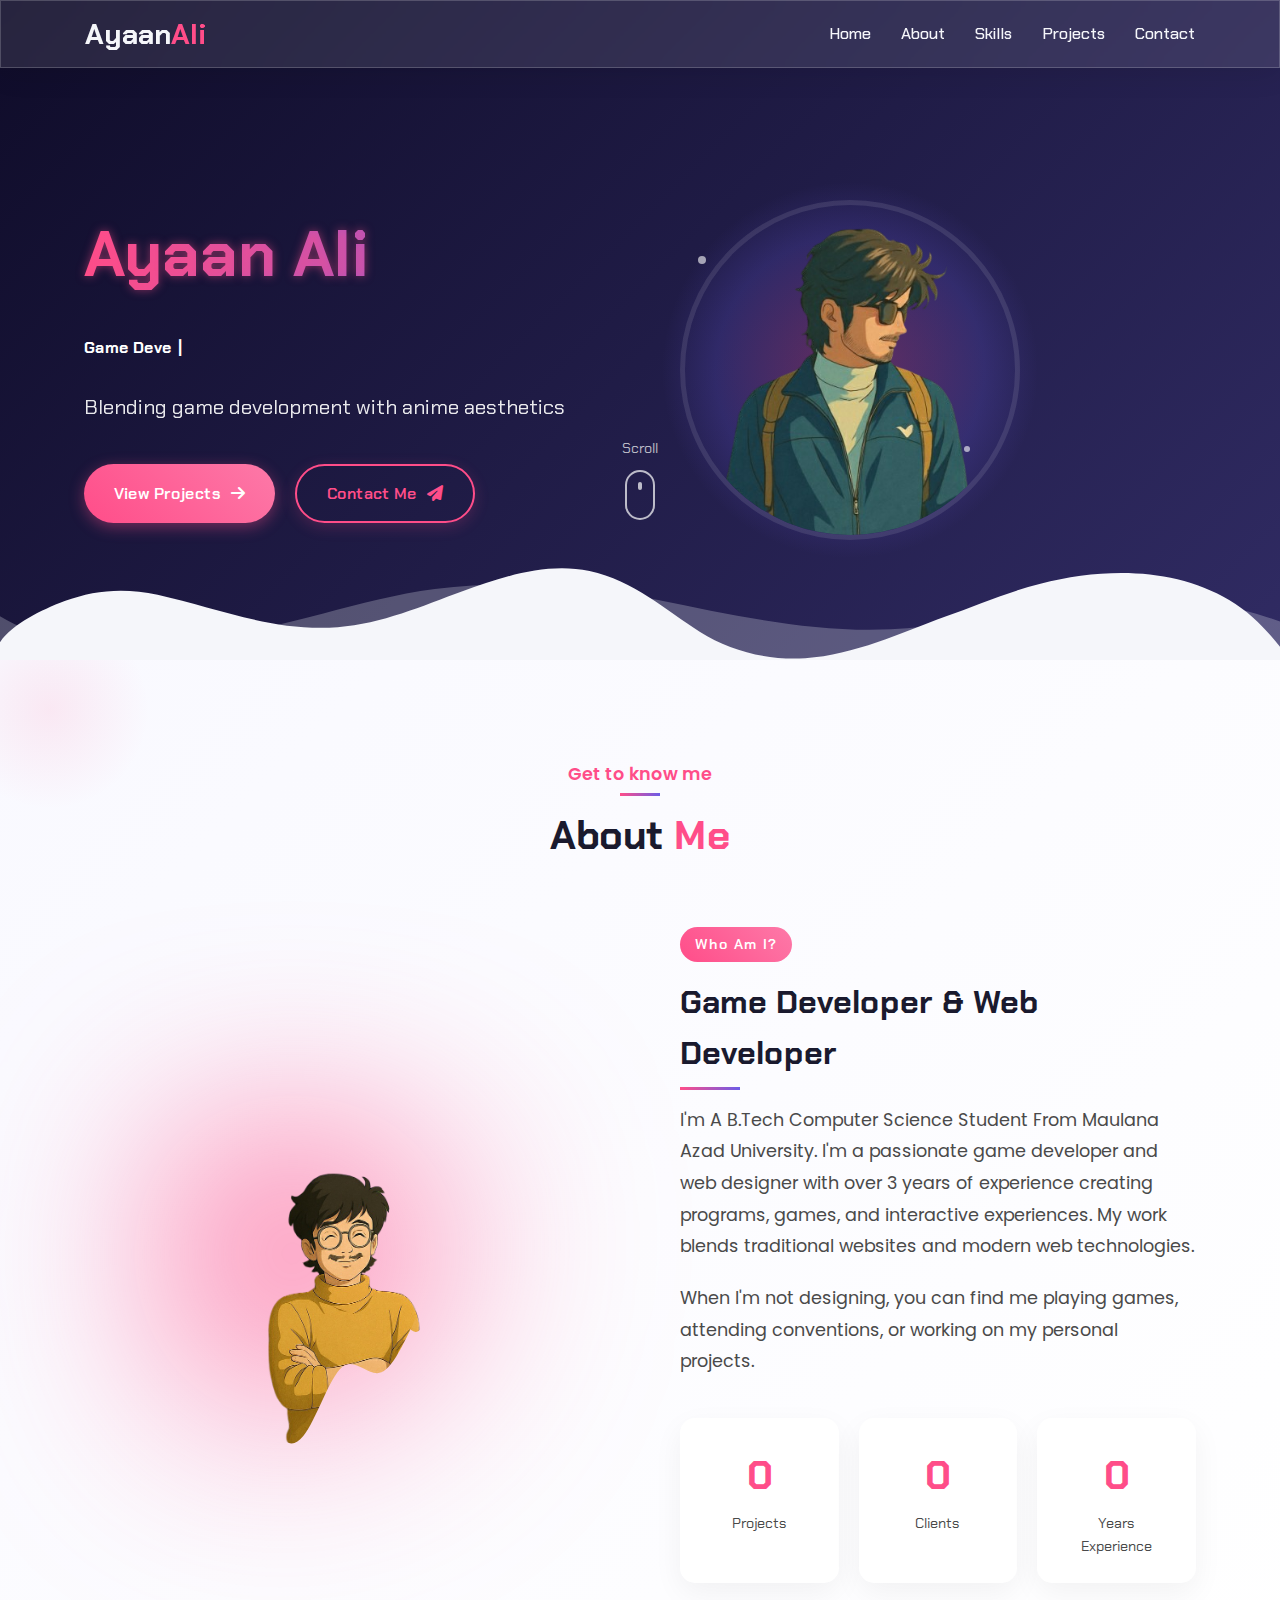
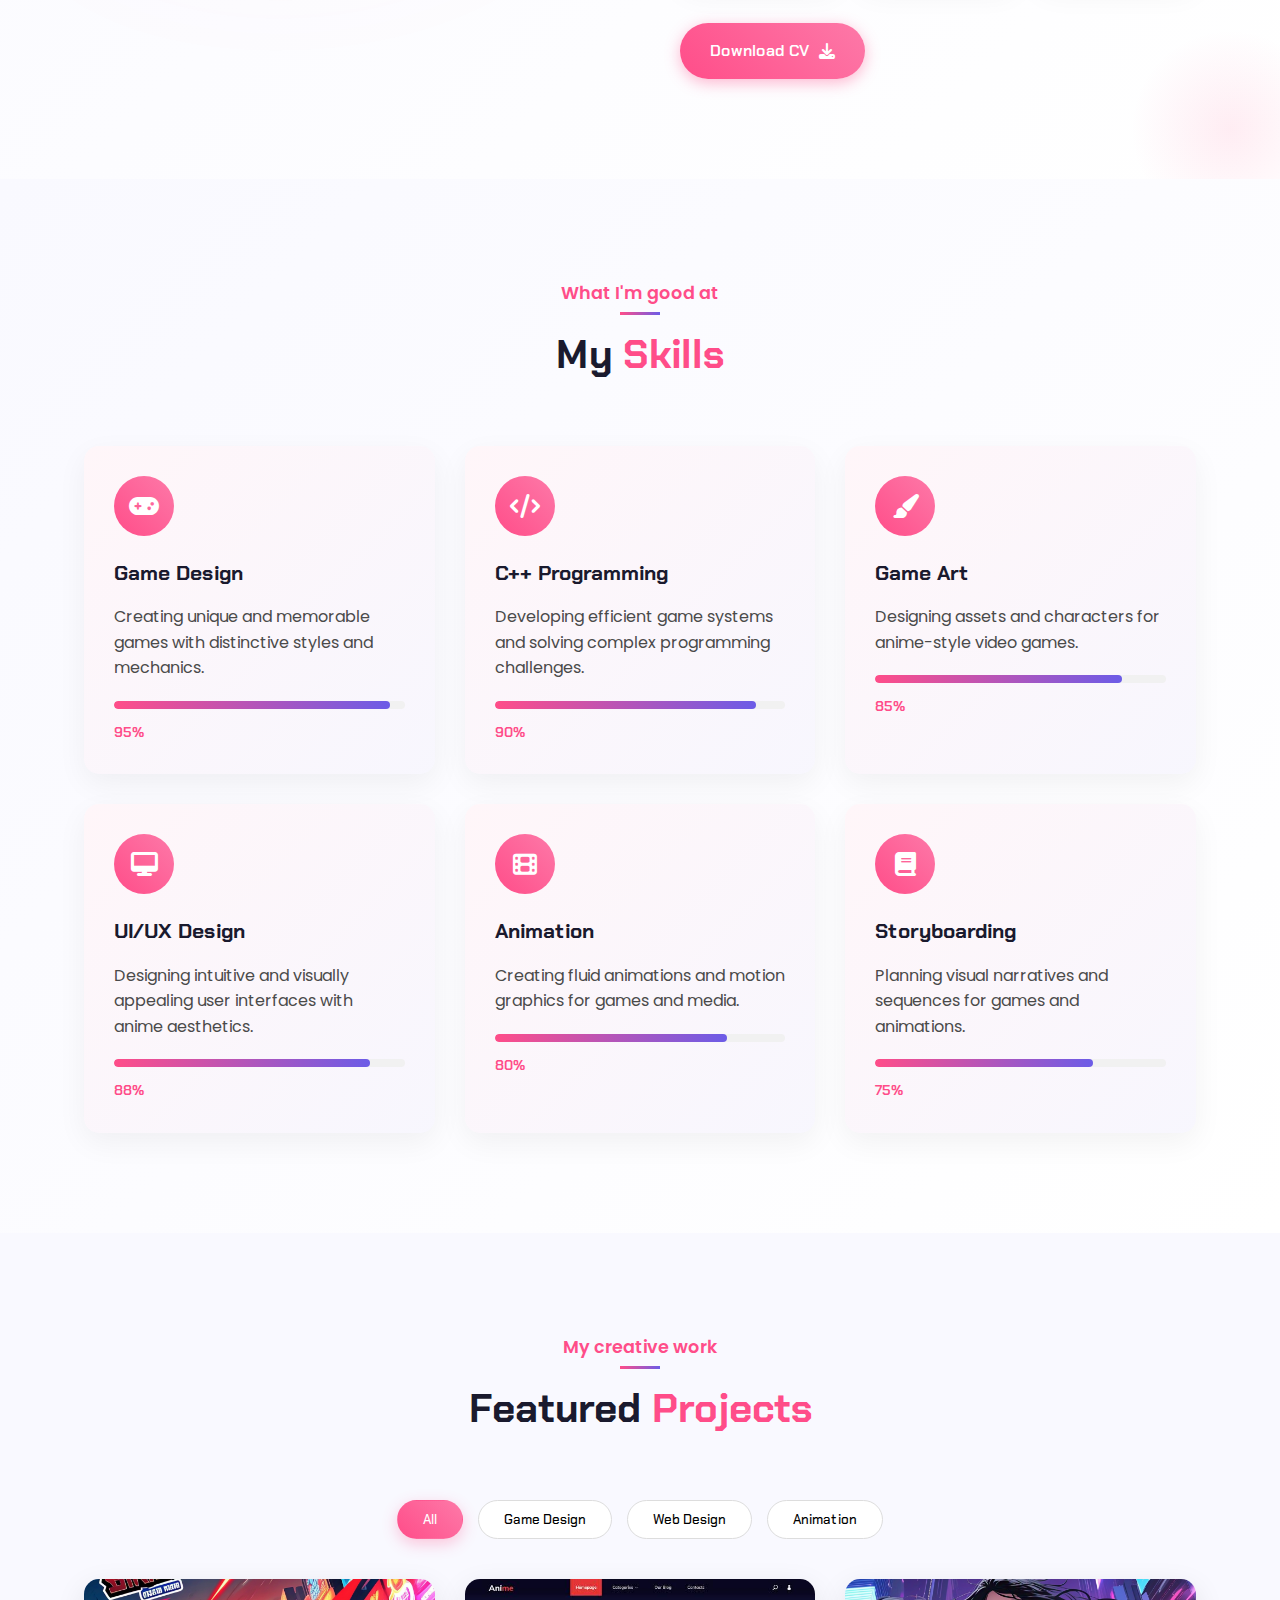
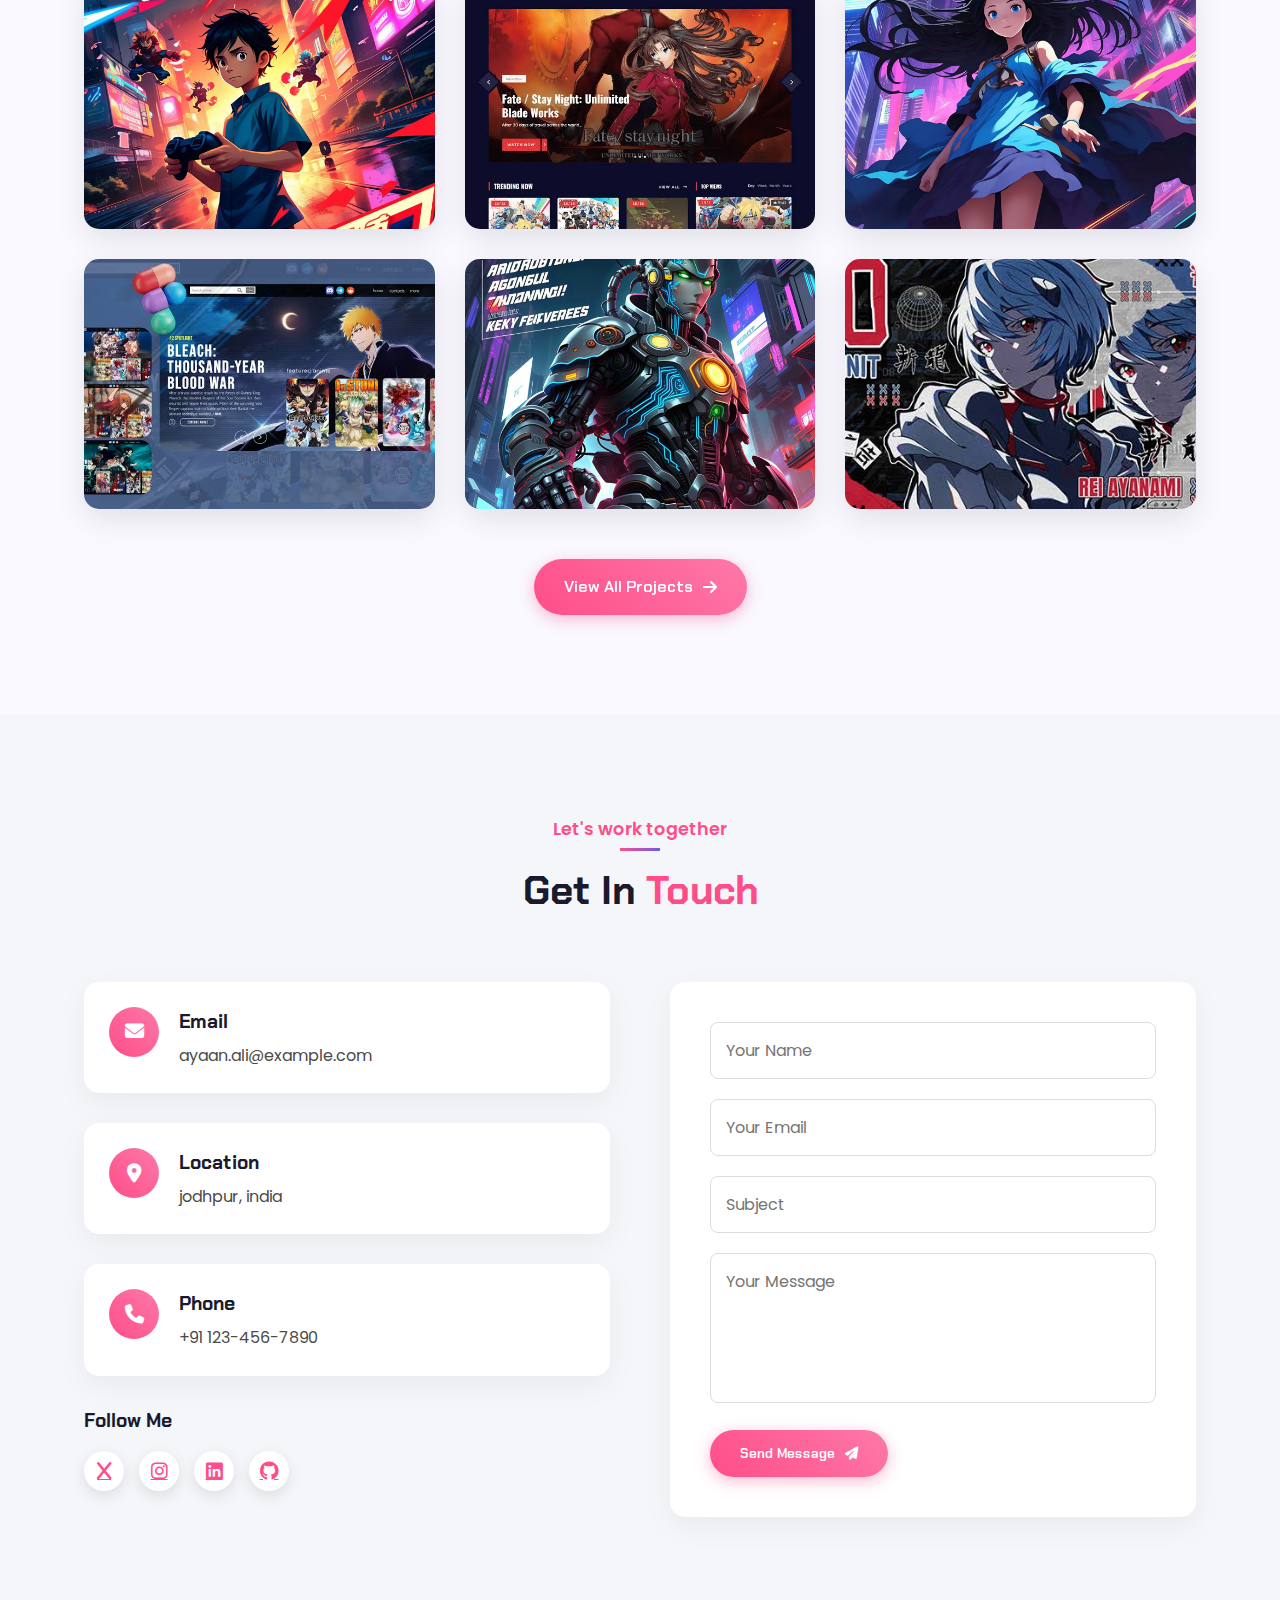
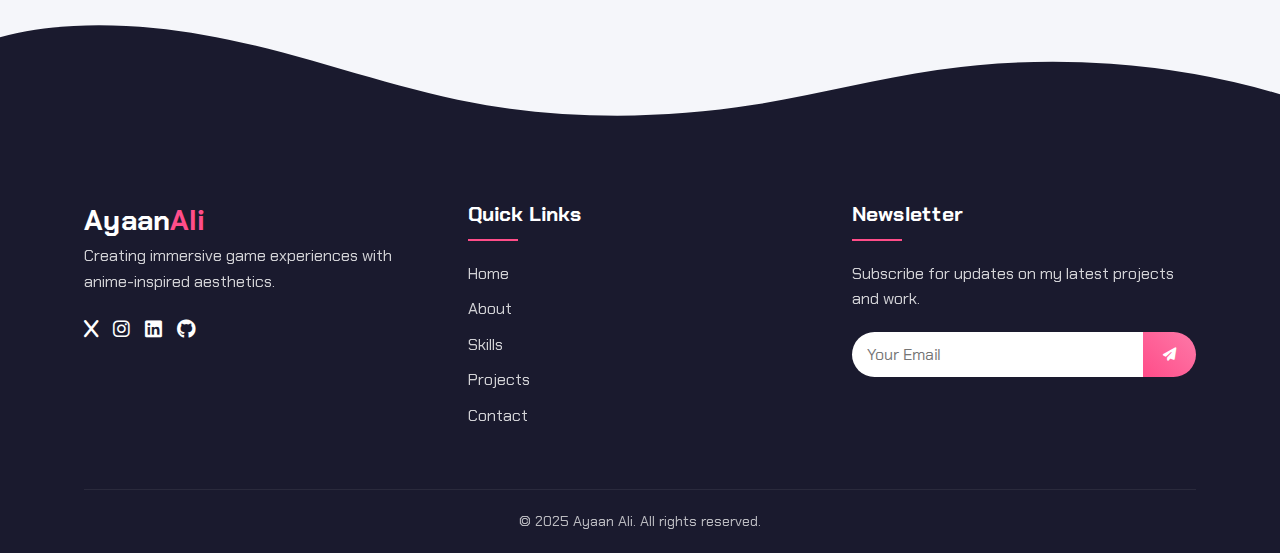
<file: Task 2/index.html>
<!DOCTYPE html>
<html lang="en">
<head>
    <meta charset="UTF-8">
    <meta name="viewport" content="width=device-width, initial-scale=1.0">
    <title>Ayaan Ali - Game Developer Portfolio</title>
    <link href="https://fonts.googleapis.com/css2?family=Chakra+Petch:wght@400;500;600;700&family=Poppins:wght@400;500;600;700&display=swap" rel="stylesheet">
    <link rel="stylesheet" href="https://cdnjs.cloudflare.com/ajax/libs/font-awesome/6.4.0/css/all.min.css">
    <link rel="stylesheet" href="styles.css">
</head>
<body>
    <!-- Navigation -->
    <nav class="navbar">
        <div class="container">
            <a href="#" class="logo">Ayaan<span>Ali</span></a>
            <div class="nav-links">
                <a href="#home">Home</a>
                <a href="#about">About</a>
                <a href="#skills">Skills</a>
                <a href="#projects">Projects</a>
                <a href="#contact">Contact</a>
            </div>
            <div class="hamburger">
                <div class="line"></div>
                <div class="line"></div>
                <div class="line"></div>
            </div>
        </div>
    </nav>

    <!-- Hero Section -->
    <section id="home" class="hero">
        <div class="container">
            <div class="hero-content">
                <div class="hero-text">
                    <h1>
                        <span class="gradient-text">Ayaan Ali</span>
                        <span class="typing-text"></span>
                    </h1>
                    <p class="subtitle">Blending game development with anime aesthetics</p>
                    <div class="hero-buttons">
                        <a href="#projects" class="btn primary">
                            <span>View Projects</span>
                            <i class="fas fa-arrow-right"></i>
                        </a>
                        <a href="#contact" class="btn secondary">
                            <span>Contact Me</span>
                            <i class="fas fa-paper-plane"></i>
                        </a>
                    </div>
                </div>
                <div class="hero-image">
                    <div class="glowing-circle">
                        <div class="image-container">
                            <img src="profile.png" alt="Anime Style Portrait" class="anime-portrait">
                        </div>
                        <div class="circle-glow"></div>
                        <div class="particles">
                            <div class="particle"></div>
                            <div class="particle"></div>
                            <div class="particle"></div>
                            <div class="particle"></div>
                        </div>
                    </div>
                </div>
            </div>
            <div class="scroll-indicator">
                <span>Scroll</span>
                <div class="mouse">
                    <div class="wheel"></div>
                </div>
            </div>
        </div>
        
    </section>

 <!-- About Section -->
<section id="about" class="about">
  <div class="container">
    <div class="section-header">
      <span class="section-subtitle">Get to know me</span>
      <h2 class="section-title">About <span>Me</span></h2>
    </div>
    <div class="about-content">
      <div class="about-image">
        <div class="blob-background"></div>
        <div class="image-wrapper">
          <img src="image.png" alt="About Me" class="about-blob" />
        </div>
      </div>
      <div class="about-text">
        <span class="section-badge">Who Am I?</span>
        <h3>Game Developer & Web Developer</h3>
        <div class="about-description">
          <p>I'm A B.Tech Computer Science Student From Maulana Azad University. I'm a passionate game developer and web designer with over 3 years of experience creating programs, games, and interactive experiences. My work blends traditional websites and modern web technologies.</p>
          <p>When I'm not designing, you can find me playing games, attending conventions, or working on my personal projects.</p>
        </div>
        <div class="about-stats">
          <div class="stat-card">
            <div class="stat-number" data-count="30">0</div>
            <div class="stat-label">Projects</div>
          </div>
          <div class="stat-card">
            <div class="stat-number" data-count="20">0</div>
            <div class="stat-label">Clients</div>
          </div>
          <div class="stat-card">
            <div class="stat-number" data-count="3">0</div>
            <div class="stat-label">Years Experience</div>
          </div>
        </div>
        <a href="#contact" class="btn primary">
          <span>Download CV</span>
          <i class="fas fa-download"></i>
        </a>
      </div>
    </div>
  </div>
</section>


    <!-- Skills Section -->
    <section id="skills" class="skills">
        <div class="container">
            <div class="section-header">
                <span class="section-subtitle">What I'm good at</span>
                <h2 class="section-title">My <span>Skills</span></h2>
            </div>
            <div class="skills-grid">
                <div class="skill-card">
                    <div class="skill-icon">
                        <i class="fas fa-gamepad"></i>
                    </div>
                    <h3>Game Design</h3>
                    <p>Creating unique and memorable games with distinctive styles and mechanics.</p>
                    <div class="skill-bar">
                        <div class="skill-progress" style="width: 95%;"></div>
                    </div>
                    <span class="skill-percent">95%</span>
                </div>
                <div class="skill-card">
                    <div class="skill-icon">
                        <i class="fas fa-code"></i>
                    </div>
                    <h3>C++ Programming</h3>
                    <p>Developing efficient game systems and solving complex programming challenges.</p>
                    <div class="skill-bar">
                        <div class="skill-progress" style="width: 90%;"></div>
                    </div>
                    <span class="skill-percent">90%</span>
                </div>
                <div class="skill-card">
                    <div class="skill-icon">
                        <i class="fas fa-paint-brush"></i>
                    </div>
                    <h3>Game Art</h3>
                    <p>Designing assets and characters for anime-style video games.</p>
                    <div class="skill-bar">
                        <div class="skill-progress" style="width: 85%;"></div>
                    </div>
                    <span class="skill-percent">85%</span>
                </div>
                <div class="skill-card">
                    <div class="skill-icon">
                        <i class="fas fa-desktop"></i>
                    </div>
                    <h3>UI/UX Design</h3>
                    <p>Designing intuitive and visually appealing user interfaces with anime aesthetics.</p>
                    <div class="skill-bar">
                        <div class="skill-progress" style="width: 88%;"></div>
                    </div>
                    <span class="skill-percent">88%</span>
                </div>
                <div class="skill-card">
                    <div class="skill-icon">
                        <i class="fas fa-film"></i>
                    </div>
                    <h3>Animation</h3>
                    <p>Creating fluid animations and motion graphics for games and media.</p>
                    <div class="skill-bar">
                        <div class="skill-progress" style="width: 80%;"></div>
                    </div>
                    <span class="skill-percent">80%</span>
                </div>
                <div class="skill-card">
                    <div class="skill-icon">
                        <i class="fas fa-book"></i>
                    </div>
                    <h3>Storyboarding</h3>
                    <p>Planning visual narratives and sequences for games and animations.</p>
                    <div class="skill-bar">
                        <div class="skill-progress" style="width: 75%;"></div>
                    </div>
                    <span class="skill-percent">75%</span>
                </div>
            </div>
        </div>
    </section>

    <!-- Projects Section -->
    <section id="projects" class="projects">
        <div class="container">
            <div class="section-header">
                <span class="section-subtitle">My creative work</span>
                <h2 class="section-title">Featured <span>Projects</span></h2>
            </div>
            <div class="projects-filter">
                <button class="filter-btn active" data-filter="all">All</button>
                <button class="filter-btn" data-filter="game">Game Design</button>
                <button class="filter-btn" data-filter="web">Web Design</button>
                <button class="filter-btn" data-filter="animation">Animation</button>
            </div>
            <div class="projects-grid">
                <div class="project-card" data-category="game">
                    <img src="project-1.jpg" alt="Anime Game Project">
                    <div class="project-overlay">
                        <div class="project-info">
                            <h3>Anime RPG Game</h3>
                            <p>A fully-featured anime-style role-playing game</p>
                            <div class="project-tags">
                                <span>C++</span>
                                <span>Unity</span>
                                <span>2D Art</span>
                            </div>
                        </div>
                        <a href="#" class="project-link">
                            <i class="fas fa-external-link-alt"></i>
                        </a>
                    </div>
                </div>
                <div class="project-card" data-category="web">
                    <img src="project2.jpeg" alt="Anime Streaming Site">
                    <div class="project-overlay">
                        <div class="project-info">
                            <h3>Anime Streaming Platform</h3>
                            <p>UI/UX design for anime streaming service</p>
                            <div class="project-tags">
                                <span>UI Design</span>
                                <span>Figma</span>
                                <span>Prototyping</span>
                            </div>
                        </div>
                        <a href="#" class="project-link">
                            <i class="fas fa-external-link-alt"></i>
                        </a>
                    </div>
                </div>
                <div class="project-card" data-category="animation">
                    <img src="project3.jpg" alt="Short Anime Film">
                    <div class="project-overlay">
                        <div class="project-info">
                            <h3>Short Anime Film</h3>
                            <p>2D animation project with original characters</p>
                            <div class="project-tags">
                                <span>Animation</span>
                                <span>Storyboarding</span>
                                <span>After Effects</span>
                            </div>
                        </div>
                        <a href="#" class="project-link">
                            <i class="fas fa-external-link-alt"></i>
                        </a>
                    </div>
                </div>
                <div class="project-card" data-category="web">
                    <img src="project4.jpeg" alt="Anime Portfolio Design">
                    <div class="project-overlay">
                        <div class="project-info">
                            <h3>Anime Portfolio Template</h3>
                            <p>Responsive portfolio template for artists</p>
                            <div class="project-tags">
                                <span>HTML/CSS</span>
                                <span>JavaScript</span>
                                <span>Responsive</span>
                            </div>
                        </div>
                        <a href="#" class="project-link">
                            <i class="fas fa-external-link-alt"></i>
                        </a>
                    </div>
                </div>
                <div class="project-card" data-category="game">
                    <img src="project5.jpg" alt="Anime Mobile Game">
                    <div class="project-overlay">
                        <div class="project-info">
                            <h3>Anime Mobile Game</h3>
                            <p>Character collection mobile game</p>
                            <div class="project-tags">
                                <span>Unity</span>
                                <span>C#</span>
                                <span>Mobile</span>
                            </div>
                        </div>
                        <a href="#" class="project-link">
                            <i class="fas fa-external-link-alt"></i>
                        </a>
                    </div>
                </div>
                <div class="project-card" data-category="animation">
                    <img src="project6.jpeg" alt="Motion Graphics">
                    <div class="project-overlay">
                        <div class="project-info">
                            <h3>Anime Motion Graphics</h3>
                            <p>Title sequence for anime series</p>
                            <div class="project-tags">
                                <span>After Effects</span>
                                <span>Motion Design</span>
                                <span>Typography</span>
                            </div>
                        </div>
                        <a href="#" class="project-link">
                            <i class="fas fa-external-link-alt"></i>
                        </a>
                    </div>
                </div>
            </div>
            <div class="projects-cta">
                <a href="#" class="btn primary">
                    <span>View All Projects</span>
                    <i class="fas fa-arrow-right"></i>
                </a>
            </div>
        </div>
    </section>

    <!-- Contact Section -->
    <section id="contact" class="contact">
        <div class="container">
            <div class="section-header">
                <span class="section-subtitle">Let's work together</span>
                <h2 class="section-title">Get In <span>Touch</span></h2>
            </div>
            <div class="contact-content">
                <div class="contact-info">
                    <div class="info-card">
                        <div class="info-icon">
                            <i class="fas fa-envelope"></i>
                        </div>
                        <div class="info-text">
                            <h3>Email</h3>
                            <p>ayaan.ali@example.com</p>
                        </div>
                    </div>
                    <div class="info-card">
                        <div class="info-icon">
                            <i class="fas fa-map-marker-alt"></i>
                        </div>
                        <div class="info-text">
                            <h3>Location</h3>
                            <p>jodhpur, india</p>
                        </div>
                    </div>
                    <div class="info-card">
                        <div class="info-icon">
                            <i class="fas fa-phone"></i>
                        </div>
                        <div class="info-text">
                            <h3>Phone</h3>
                            <p>+91 123-456-7890</p>
                        </div>
                    </div>
                    <div class="contact-social">
                        <h3>Follow Me</h3>
                        <div class="social-icons">
                            <a href="#" class="social-icon">
                                <i class="fab fa-x"></i>
                            </a>
                            <a href="#" class="social-icon">
                                <i class="fab fa-instagram"></i>
                            </a>
                            <a href="#" class="social-icon">
                                <i class="fab fa-linkedin"></i>
                            </a>
                            <a href="#" class="social-icon">
                                <i class="fab fa-github"></i>
                            </a>
                        </div>
                    </div>
                </div>
                <form class="contact-form">
                    <div class="form-group">
                        <input type="text" placeholder="Your Name" required>
                    </div>
                    <div class="form-group">
                        <input type="email" placeholder="Your Email" required>
                    </div>
                    <div class="form-group">
                        <input type="text" placeholder="Subject">
                    </div>
                    <div class="form-group">
                        <textarea placeholder="Your Message" required></textarea>
                    </div>
                    <button type="submit" class="btn primary">
                        <span>Send Message</span>
                        <i class="fas fa-paper-plane"></i>
                    </button>
                </form>
            </div>
        </div>
    </section>

    <!-- Footer -->
    <footer class="footer">
        <div class="container">
            <div class="footer-content">
                <div class="footer-about">
                    <a href="#" class="logo">Ayaan<span>Ali</span></a>
                    <p>Creating immersive game experiences with anime-inspired aesthetics.</p>
                    <div class="footer-social">
                        <a href="#"><i class="fab fa-x"></i></a>
                        <a href="#"><i class="fab fa-instagram"></i></a>
                        <a href="#"><i class="fab fa-linkedin"></i></a>
                        <a href="#"><i class="fab fa-github"></i></a>
                    </div>
                </div>
                <div class="footer-links">
                    <h3>Quick Links</h3>
                    <ul>
                        <li><a href="#home">Home</a></li>
                        <li><a href="#about">About</a></li>
                        <li><a href="#skills">Skills</a></li>
                        <li><a href="#projects">Projects</a></li>
                        <li><a href="#contact">Contact</a></li>
                    </ul>
                </div>
                <div class="footer-newsletter">
                    <h3>Newsletter</h3>
                    <p>Subscribe for updates on my latest projects and work.</p>
                    <form class="newsletter-form">
                        <input type="email" placeholder="Your Email">
                        <button type="submit">
                            <i class="fas fa-paper-plane"></i>
                        </button>
                    </form>
                </div>
            </div>
            <div class="footer-bottom">
                <p>&copy; 2025 Ayaan Ali. All rights reserved.</p>
            </div>
        </div>
    </footer>

    <!-- Back to Top Button -->
    <a href="#home" class="back-to-top">
        <i class="fas fa-arrow-up"></i>
    </a>

    <script src="script.js"></script>
</body>
</html>
</file>
<file: Task 2/styles.css>
/* Global Styles */
:root {
    --primary-color: #ff4d89;
    --secondary-color: #6c5ce7;
    --dark-color: #1a1a2e;
    --light-color: #f5f6fa;
    --accent-color: #00cec9;
    --text-color: #4a4a4a;
    --highlight-color: #fd79a8;
    --bg-gradient: linear-gradient(135deg, #0f0c29, #302b63);
    --card-bg: rgba(255, 255, 255, 0.9);
       --font-primary: 'Chakra Petch', sans-serif;
    --font-secondary: 'Poppins', sans-serif;
}

* {
    margin: 0;
    padding: 0;
    box-sizing: border-box;
    font-family: var(--font-primary)
}

.section-subtitle, .about-description p, .skill-card p, .project-info p, .info-text p, .form-group input, .form-group textarea {
    font-family: var(--font-secondary);
}

body {
    background-color: var(--light-color);
    color: var(--text-color);
    overflow-x: hidden;
    line-height: 1.6;
}

.container {
    width: 90%;
    max-width: 1200px;
    margin: 0 auto;
    padding: 0 20px;
}

section {
    padding: 100px 0;
}

.section-header {
    text-align: center;
    margin-bottom: 60px;
}

.section-subtitle {
    display: inline-block;
    color: var(--primary-color);
    font-size: 1.1rem;
    font-weight: 600;
    margin-bottom: 15px;
    position: relative;
}

.section-subtitle::after {
    content: '';
    position: absolute;
    left: 50%;
    bottom: -8px;
    transform: translateX(-50%);
    width: 40px;
    height: 3px;
    background: linear-gradient(to right, var(--primary-color), var(--secondary-color));
}

.section-title {
    font-size: 2.5rem;
    color: var(--dark-color);
    margin-bottom: 20px;
}

.section-title span {
    color: var(--primary-color);
}

/* Update existing button styles */
.btn {
    display: inline-flex;
    align-items: center;
    gap: 10px;
    padding: 15px 30px;
    border-radius: 50px;
    font-weight: 600;
    text-decoration: none;
    transition: all 0.4s cubic-bezier(0.175, 0.885, 0.32, 1.275);
    border: none;
    cursor: pointer;
    position: relative;
    overflow: hidden;
    transform-style: preserve-3d;
    perspective: 1000px;
}

.btn.primary {
    background: linear-gradient(45deg, var(--primary-color), var(--highlight-color));
    color: white;
    box-shadow: 0 4px 15px rgba(255, 77, 137, 0.4);
}

.btn.secondary {
    background: transparent;
    color: var(--primary-color);
    border: 2px solid var(--primary-color);
    box-shadow: 0 4px 15px rgba(255, 77, 137, 0.2);
}

/* Hover effects */
.btn:hover {
    transform: translateY(-5px) scale(1.03);
    box-shadow: 0 10px 25px rgba(0, 0, 0, 0.15);
}

.btn.primary:hover {
    background: linear-gradient(45deg, var(--highlight-color), var(--primary-color));
    box-shadow: 0 10px 25px rgba(255, 77, 137, 0.5);
}

.btn.secondary:hover {
    background: rgba(255, 77, 137, 0.1);
    color: var(--highlight-color);
    border-color: var(--highlight-color);
}

/* Ripple effect */
.btn::after {
    content: '';
    position: absolute;
    top: 50%;
    left: 50%;
    width: 5px;
    height: 5px;
    background: rgba(255, 255, 255, 0.5);
    opacity: 0;
    border-radius: 100%;
    transform: scale(1, 1) translate(-50%);
    transform-origin: 50% 50%;
}

.btn.primary:active::after,
.btn.secondary:active::after {
    animation: ripple 0.6s ease-out;
}

@keyframes ripple {
    0% {
        transform: scale(0, 0);
        opacity: 0.5;
    }
    100% {
        transform: scale(20, 20);
        opacity: 0;
    }
}

/* Icon animation */
.btn i {
    transition: all 0.3s ease;
    position: relative;
}

.btn:hover i {
    transform: translateX(5px);
    animation: pulse 1s infinite;
}

@keyframes pulse {
    0% { transform: translateX(5px) scale(1); }
    50% { transform: translateX(5px) scale(1.2); }
    100% { transform: translateX(5px) scale(1); }
}

/* Floating animation */
@keyframes float {
    0%, 100% {
        transform: translateY(0);
    }
    50% {
        transform: translateY(-10px);
    }
}

/* Navigation */
.navbar {
    position: fixed;
    top: 0;
    left: 0;
    width: 100%;
    padding: 10px 0;
    z-index: 1000;
    transition: all 0.3s ease;
background: rgba(255, 255, 255, 0.1);
box-shadow: 0 4px 30px rgba(0, 0, 0, 0.1);
backdrop-filter: blur(11.2px);
-webkit-backdrop-filter: blur(11.2px);
border: 1px solid rgba(255, 255, 255, 0.19);
}

.navbar.scrolled {
    padding: 10px 0;
background: rgba(255, 255, 255, 0.1);
border-radius: 16px;
box-shadow: 0 4px 30px rgba(0, 0, 0, 0.1);
backdrop-filter: blur(11.2px);
-webkit-backdrop-filter: blur(11.2px);
border: 1px solid rgba(255, 255, 255, 0.19);
}

.navbar .container {
    display: flex;
    justify-content: space-between;
    align-items: center;
}

.logo {
    font-size: 1.8rem;
    font-weight: 700;
    text-decoration: none;
    color: var(--light-color);
}

.logo.scrolled{
    color: var(--dark-color);.
}

.logo span {
    color: var(--primary-color);
}

.nav-links {
    display: flex;
    gap: 30px;
}

.nav-links a {
    text-decoration: none;
    color: var(--light-color);
    font-weight: 500;
    position: relative;
    transition: all 0.3s ease;
}

.nav-links a::after {
    color:var(--dark-color);
    content: '';
    position: absolute;
    bottom: -5px;
    left: 0;
    width: 0;
    height: 2px;
    background-color: var(--primary-color);
    transition: width 0.3s ease;
}

.nav-links a:hover::after {
    width: 100%;
}

.nav-links a:hover {
    color: var(--primary-color);
}

.hamburger {
    display: none;
    cursor: pointer;
    z-index: 1001;
}

/* Replace existing hamburger styles with this */
.hamburger .line {
    width: 25px;
    height: 3px;
    background-color: var(--light-color); /* Default light color */
    margin: 5px;
    transition: all 0.3s ease;
}

.hamburger.active .line {
    background-color: var(--dark-color); /* Always dark when active */
}

/* Remove or modify the scrolled hamburger styles */
.hamburger.scrolled .line {
    background-color: var(--dark-color); /* Only when scrolled AND not active */
}

.hamburger.active.scrolled .line {
    background-color: var(--dark-color); /* Ensure stays dark when active */
}


/* For mobile menu links */
@media (max-width: 768px) {
    .nav-links {
        background-color: white; /* Solid background for menu */
        box-shadow: 0 10px 30px rgba(0, 0, 0, 0.1);
    }
    
    .nav-links a {
        color: var(--dark-color) !important; /* Force dark text */
        padding: 15px 25px;
        font-size: 1.2rem;
    }
    
    .nav-links a:hover {
        color: var(--primary-color) !important;
    }
}

/* Desktop styles */
@media (min-width: 769px) {
    .nav-links {
        display: flex !important; /* Force show in desktop */
        position: static;
        background: transparent;
        height: auto;
        width: auto;
    }
    
    .hamburger {
        display: none; /* Hide hamburger in desktop */
    }
    
    .nav-links a {
        color: var(--light-color);
    }
    
    .navbar.scrolled .nav-links a {
        color: var(--dark-color);
    }
}

/* Hero Section */
.hero {
    padding-top: 180px;
    position: relative;
    overflow: hidden;
    background: var(--bg-gradient);
    color: white;
}

.hero::after {
    content: '';
    transform:rotate(180deg) ;
    position: absolute;
    bottom: 0;
    left: 0;
    width: 100%;
    height: 100px;
    background: url("data:image/svg+xml,%3Csvg xmlns='http://www.w3.org/2000/svg' viewBox='0 0 1200 120' preserveAspectRatio='none'%3E%3Cpath d='M0,0V46.29c47.79,22.2,103.59,32.17,158,28,70.36-5.37,136.33-33.31,206.8-37.5C438.64,32.43,512.34,53.67,583,72.05c69.27,18,138.3,24.88,209.4,13.08,36.15-6,69.85-17.84,104.45-29.34C989.49,25,1113-14.29,1200,52.47V0Z' opacity='.25' fill='%23f5f6fa'%3E%3C/path%3E%3Cpath d='M0,0V15.81C13,36.92,27.64,56.86,47.69,72.05,99.41,111.27,165,111,224.58,91.58c31.15-10.15,60.09-26.07,89.67-39.8,40.92-19,84.73-46,130.83-49.67,36.26-2.85,70.9,9.42,98.6,31.56,31.77,25.39,62.32,62,103.63,73,40.44,10.79,81.35-6.69,119.13-24.28s75.16-39,116.92-43.05c59.73-5.85,113.28,22.88,168.9,38.84,30.2,8.66,59,6.17,87.09-7.5,22.43-10.89,48-26.93,60.65-49.24V0Z' fill='%23f5f6fa'%3E%3C/path%3E%3C/svg%3E");
    background-size: cover;
    background-repeat: no-repeat;
    background-position: bottom;
    z-index: 1;
}

.hero .container {
    position: relative;
    z-index: 2;
}

.hero-content {
    display: grid;
    grid-template-columns: 1fr 1fr;
    gap: 40px;
    align-items: center;
}

.hero-text h1 {
    font-size: 4rem;
    line-height: 1.2;
    margin-bottom: 20px;
}

.gradient-text {
    background: linear-gradient(90deg, #ff4d89, #6c5ce7, #00d2ff);
    -webkit-background-clip: text;
    background-clip: text;
    background-size: 200% auto;
    color: transparent;
    display: block;
    text-shadow: 0 0 10px rgba(255, 77, 137, 0.5);
    animation: shine 5s linear infinite;
}

@keyframes shine {
    0% {
        background-position: 0% center;
    }
    100% {
        background-position: 200% center;
    }
}

.typing-text {
    display: inline-block;
    position: relative;
    font-size: 1rem ;
}

.typing-text::after {
    content: '|';
    position: absolute;
    right: -10px;
    animation: blink 1s infinite;
}

@keyframes blink {
    0%, 100% { opacity: 1; }
    50% { opacity: 0; }
}

.hero .subtitle {
    font-size: 1.3rem;
    margin-bottom: 30px;
    opacity: 0.9;
}

.hero-buttons {
    display: flex;
    gap: 20px;
    margin-top: 40px;
    animation: float 6s ease-in-out infinite;
}
}

.hero-image {
    position: relative;
    display: flex;
    justify-content: center;
}

.glowing-circle {
    position: relative;
    width: 380px;
    height: 380px;
    border-radius: 50%;
    display: flex;
    justify-content: center;
    align-items: center;
}

.image-container {
    position: relative;
    width: 340px;
    height: 340px;
    border-radius: 50%;
    overflow: hidden;
    z-index: 1;
    border: 5px solid rgba(255, 255, 255, 0.1);
}

.anime-portrait {
    width: 100%;
    height: 100%;
    object-fit: cover;
}

.circle-glow {
    position: absolute;
    width: 100%;
    height: 100%;
    background: radial-gradient(circle, rgba(255,77,137,0.3) 0%, rgba(108,92,231,0.2) 50%, transparent 70%);
    animation: pulse 3s ease-in-out infinite;
}

.particles {
    position: absolute;
    width: 100%;
    height: 100%;
    top: 0;
    left: 0;
}

.particle {
    position: absolute;
    background: rgba(255,255,255,0.6);
    border-radius: 50%;
    animation: float-particle 6s infinite linear;
}

.particle:nth-child(1) {
    width: 8px;
    height: 8px;
    top: 20%;
    left: 10%;
    animation-delay: 0s;
}

.particle:nth-child(2) {
    width: 6px;
    height: 6px;
    top: 70%;
    left: 80%;
    animation-delay: 1s;
}

.particle:nth-child(3) {
    width: 4px;
    height: 4px;
    top: 40%;
    left: 60%;
    animation-delay: 2s;
}

.particle:nth-child(4) {
    width: 5px;
    height: 5px;
    top: 80%;
    left: 30%;
    animation-delay: 3s;
}

@keyframes float-particle {
    0% {
        transform: translateY(0) translateX(0);
        opacity: 0;
    }
    50% {
        opacity: 1;
    }
    100% {
        transform: translateY(-100px) translateX(50px);
        opacity: 0;
    }
}

.scroll-indicator {
    position: absolute;
    bottom: 40px;
    left: 50%;
    transform: translateX(-50%);
    display: flex;
    flex-direction: column;
    align-items: center;
    color: rgba(255,255,255,0.7);
    font-size: 0.9rem;
}

.mouse {
    width: 30px;
    height: 50px;
    border: 2px solid rgba(255,255,255,0.7);
    border-radius: 15px;
    margin-top: 10px;
    position: relative;
}

.wheel {
    position: absolute;
    top: 10px;
    left: 50%;
    transform: translateX(-50%);
    width: 4px;
    height: 8px;
    background: rgba(255,255,255,0.7);
    border-radius: 2px;
    animation: scroll-wheel 2s infinite;
}

@keyframes scroll-wheel {
    0% {
        top: 10px;
        opacity: 1;
    }
    50% {
        top: 20px;
        opacity: 0.5;
    }
    100% {
        top: 10px;
        opacity: 1;
    }
}

/* === ABOUT SECTION === */
.about {
  background: linear-gradient(135deg, #f9f9ff 0%, #ffffff 100%);
  position: relative;
  overflow: hidden;
  padding: 100px 0;
}

.about::before,
.about::after {
  content: '';
  position: absolute;
  width: 200px;
  height: 200px;
  background: radial-gradient(circle, rgba(255,77,137,0.1) 0%, transparent 70%);
  z-index: 0;
}

.about::before {
  top: -50px;
  left: -50px;
}

.about::after {
  bottom: -50px;
  right: -50px;
}

.about .container {
  position: relative;
  z-index: 1;
}

.about-content {
  display: grid;
  grid-template-columns: 1fr 1fr;
  gap: 80px;
  align-items: center;
}

.about-image {
  position: relative;
  display: flex;
  justify-content: center;
  align-items: center;
}

.blob-background {
  position: absolute;
  width: 350px;
  height: 350px;
  background: radial-gradient(circle at 30% 30%, var(--primary-color), transparent 70%);
  filter: blur(100px);
  animation: blobMove 8s ease-in-out infinite;
  z-index: 0;
}

.image-wrapper {
  position: relative;
  width: 320px;
  height: 320px;
  overflow: hidden;
  z-index: 1;
  animation: floatImage 6s ease-in-out infinite;
}

.about-blob {
  width: 100%;
  height: 100%;
  object-fit: cover;
  mask-image: url('blob-shape.svg');
  -webkit-mask-image: url('blob-shape.svg');
  mask-size: cover;
  -webkit-mask-size: cover;
  mask-repeat: no-repeat;
  -webkit-mask-repeat: no-repeat;
  mask-position: center;
  -webkit-mask-position: center;
}




/* Blob movement animation */
@keyframes blobMove {
  0%, 100% {
    transform: translate(0, 0);
  }
  50% {
    transform: translate(30px, -20px);
  }
}

/* Floating image animation */
@keyframes floatImage {
  0%, 100% {
    transform: translateY(0);
  }
  50% {
    transform: translateY(-20px);
  }
}

.about-text {
  position: relative;
}

.section-badge {
  display: inline-block;
  background: linear-gradient(45deg, var(--primary-color), var(--highlight-color));
  color: white;
  padding: 6px 15px;
  border-radius: 30px;
  font-size: 0.9rem;
  margin-bottom: 15px;
  font-weight: 600;
  letter-spacing: 1px;
}

.about-text h3 {
  font-size: 2rem;
  color: var(--dark-color);
  margin-bottom: 25px;
  position: relative;
}

.about-text h3::after {
  content: '';
  position: absolute;
  bottom: -10px;
  left: 0;
  width: 60px;
  height: 3px;
  background: linear-gradient(to right, var(--primary-color), var(--secondary-color));
}

.about-description p {
  margin-bottom: 20px;
  color: var(--text-color);
  line-height: 1.8;
  font-size: 1.1rem;
}

.about-stats {
  display: grid;
  grid-template-columns: repeat(3, 1fr);
  gap: 20px;
  margin: 40px 0;
}

.stat-card {
  background: white;
  padding: 25px;
  border-radius: 15px;
  text-align: center;
  box-shadow: 0 10px 30px rgba(0, 0, 0, 0.05);
  transition: transform 0.3s ease;
}

.stat-card:hover {
  transform: translateY(-10px);
}

.stat-number {
  font-size: 2.5rem;
  font-weight: 700;
  color: var(--primary-color);
  margin-bottom: 5px;
}

.stat-label {
  font-size: 0.9rem;
  color: var(--text-color);
}

/* Responsive About Section */
@media (max-width: 992px) {
  .about-content {
    grid-template-columns: 1fr;
    text-align: center;
  }

  .about-stats {
    grid-template-columns: 1fr;
  }
}


/* Skills Section */
.skills {
    background: linear-gradient(135deg, #f9f9ff 0%, #ffffff 100%);

    
}

.skills-grid {
    display: grid;
    grid-template-columns: repeat(auto-fill, minmax(350px, 1fr));
    gap: 30px;
}

.skill-card {
    background: white;
    padding: 30px;
    border-radius: 15px;
    box-shadow: 0 10px 30px rgba(0, 0, 0, 0.05);
    transition: all 0.3s ease;
    position: relative;
    overflow: hidden;
    z-index: 1;
}

.skill-card::before {
    content: '';
    position: absolute;
    top: 0;
    left: 0;
    width: 100%;
    height: 100%;
    background: linear-gradient(135deg, rgba(255,77,137,0.05), rgba(108,92,231,0.05));
    z-index: -1;
}

.skill-card:hover {
    transform: translateY(-10px);
    box-shadow: 0 15px 40px rgba(0, 0, 0, 0.1);
}

.skill-icon {
    width: 60px;
    height: 60px;
    background: linear-gradient(45deg, var(--primary-color), var(--highlight-color));
    border-radius: 50%;
    display: flex;
    align-items: center;
    justify-content: center;
    margin-bottom: 20px;
    color: white;
    font-size: 1.5rem;
}

.skill-card h3 {
    font-size: 1.3rem;
    margin-bottom: 15px;
    color: var(--dark-color);
}

.skill-card p {
    margin-bottom: 20px;
    color: var(--text-color);
}

.skill-bar {
    width: 100%;
    height: 8px;
    background-color: #f1f1f1;
    border-radius: 4px;
    overflow: hidden;
    margin-bottom: 10px;
}

.skill-progress {
    height: 100%;
    background: linear-gradient(to right, var(--primary-color), var(--secondary-color));
    border-radius: 4px;
    position: relative;
}

.skill-percent {
    font-size: 0.9rem;
    font-weight: 600;
    color: var(--primary-color);
}

/* Projects Section */
.projects {
    background-color: #f9f9ff;
    position: relative;
}

.projects-filter {
    display: flex;
    justify-content: center;
    gap: 15px;
    margin-bottom: 40px;
    flex-wrap: wrap;
}

.filter-btn {
    padding: 10px 25px;
    background-color: white;
    border: 1px solid #ddd;
    border-radius: 30px;
    cursor: pointer;
    transition: all 0.3s ease;
    font-weight: 500;
}

.filter-btn.active {
    background: linear-gradient(45deg, var(--primary-color), var(--highlight-color));
    color: white;
    border-color: transparent;
    box-shadow: 0 5px 15px rgba(255, 77, 137, 0.3);
}

.projects-grid {
    display: grid;
    grid-template-columns: repeat(auto-fill, minmax(350px, 1fr));
    gap: 30px;
}

.project-card {
    position: relative;
    border-radius: 15px;
    overflow: hidden;
    height: 250px;
    box-shadow: 0 10px 30px rgba(0, 0, 0, 0.1);
    transition: all 0.3s ease;
}

.project-card img {
    width: 100%;
    height: 100%;
    object-fit: cover;
    transition: all 0.5s ease;
}

.project-overlay {
    position: absolute;
    top: 0;
    left: 0;
    width: 100%;
    height: 100%;
    background: rgba(0, 0, 0, 0.7);
    display: flex;
    flex-direction: column;
    justify-content: flex-end;
    padding: 25px;
    opacity: 0;
    transition: all 0.3s ease;
}

.project-card:hover .project-overlay {
    opacity: 1;
}

.project-card:hover img {
    transform: scale(1.1);
}

.project-info {
    transform: translateY(20px);
    transition: transform 0.3s ease;
}

.project-card:hover .project-info {
    transform: translateY(0);
}

.project-info h3 {
    color: white;
    font-size: 1.3rem;
    margin-bottom: 10px;
}

.project-info p {
    color: rgba(255, 255, 255, 0.8);
    font-size: 0.9rem;
    margin-bottom: 15px;
}

.project-tags {
    display: flex;
    gap: 10px;
    flex-wrap: wrap;
    margin-bottom: 20px;
}

.project-tags span {
    background: rgba(255, 255, 255, 0.2);
    color: white;
    padding: 5px 12px;
    border-radius: 20px;
    font-size: 0.8rem;
}

.project-link {
    position: absolute;
    top: 25px;
    right: 25px;
    width: 40px;
    height: 40px;
    background: var(--primary-color);
    border-radius: 50%;
    display: flex;
    align-items: center;
    justify-content: center;
    color: white;
    text-decoration: none;
    transform: translateY(-10px);
    opacity: 0;
    transition: all 0.3s ease;
}

.project-card:hover .project-link {
    transform: translateY(0);
    opacity: 1;
}

.projects-cta {
    display: flex;
    justify-content: center;
    margin-top: 50px;
}

/* Contact Section */
.contact-content {
    display: grid;
    grid-template-columns: 1fr 1fr;
    gap: 60px;
}

.contact-info {
    display: flex;
    flex-direction: column;
    gap: 30px;
}

.info-card {
    display: flex;
    gap: 20px;
    background: white;
    padding: 25px;
    border-radius: 15px;
    box-shadow: 0 10px 30px rgba(0, 0, 0, 0.05);
    transition: transform 0.3s ease;
}

.info-card:hover {
    transform: translateY(-5px);
}

.info-icon {
    width: 50px;
    height: 50px;
    background: linear-gradient(45deg, var(--primary-color), var(--highlight-color));
    border-radius: 50%;
    display: flex;
    align-items: center;
    justify-content: center;
    color: white;
    font-size: 1.2rem;
    flex-shrink: 0;
}

.info-text h3 {
    font-size: 1.2rem;
    color: var(--dark-color);
    margin-bottom: 5px;
}

.info-text p {
    color: var(--text-color);
}

.contact-social h3 {
    font-size: 1.2rem;
    color: var(--dark-color);
    margin-bottom: 15px;
}

.social-icons {
    display: flex;
    gap: 15px;
}

.social-icon {
    width: 40px;
    height: 40px;
    background: white;
    border-radius: 50%;
    display: flex;
    align-items: center;
    justify-content: center;
    color: var(--primary-color);
    font-size: 1.2rem;
    box-shadow: 0 5px 15px rgba(0, 0, 0, 0.1);
    transition: all 0.3s ease;
}

.social-icon:hover {
    background: var(--primary-color);
    color: white;
    transform: translateY(-5px);
}

.contact-form {
    background: white;
    padding: 40px;
    border-radius: 15px;
    box-shadow: 0 10px 30px rgba(0, 0, 0, 0.05);
}

.form-group {
    margin-bottom: 20px;
}

.form-group input,
.form-group textarea {
    width: 100%;
    padding: 15px;
    border: 1px solid #ddd;
    border-radius: 8px;
    font-size: 1rem;
    transition: all 0.3s ease;
}

.form-group textarea {
    height: 150px;
    resize: none;
}

.form-group input:focus,
.form-group textarea:focus {
    border-color: var(--primary-color);
    outline: none;
    box-shadow: 0 0 0 3px rgba(255, 77, 137, 0.2);
}

/* Footer */
.footer {
    background-color: var(--dark-color);
    color: white;
    padding: 80px 0 20px;
     position: relative;
    margin-top: 100px;
}

.footer::before {
    content: '';
    transform: rotate(180deg);
    position: absolute;
    top: -100px;
    left: 0;
    width: 100%;
    height: 100px;
    background: url("data:image/svg+xml,%3Csvg xmlns='http://www.w3.org/2000/svg' viewBox='0 0 1200 120' preserveAspectRatio='none'%3E%3Cpath d='M321.39,56.44c58-10.79,114.16-30.13,172-41.86,82.39-16.72,168.19-17.73,250.45-.39C823.78,31,906.67,72,985.66,92.83c70.05,18.48,146.53,26.09,214.34,3V0H0V27.35A600.21,600.21,0,0,0,321.39,56.44Z' fill='%231a1a2e'%3E%3C/path%3E%3C/svg%3E");
    background-size: cover;
    background-repeat: no-repeat;
    background-position: top;
    z-index: 1;
}

.footer-content {
    display: grid;
    grid-template-columns: repeat(auto-fit, minmax(250px, 1fr));
    gap: 40px;
    margin-bottom: 50px;
    position: relative;
    z-index: 2; 
}

.footer-about .logo {
    color: white;
    margin-bottom: 20px;
}

.footer-about p {
    line-height: 1.6;
    opacity: 0.8;
    margin-bottom: 20px;
}

.footer-social {
    display: flex;
    gap: 15px;
}

.footer-social a {
    color: white;
    font-size: 1.2rem;
    transition: all 0.3s ease;
}

.footer-social a:hover {
    color: var(--primary-color);
    transform: translateY(-3px);
}

.footer-links h3,
.footer-newsletter h3 {
    font-size: 1.3rem;
    margin-bottom: 20px;
    position: relative;
    padding-bottom: 10px;
}

.footer-links h3::after,
.footer-newsletter h3::after {
    content: '';
    position: absolute;
    bottom: 0;
    left: 0;
    width: 50px;
    height: 2px;
    background-color: var(--primary-color);
}

.footer-links ul {
    list-style: none;
}

.footer-links li {
    margin-bottom: 10px;
}

.footer-links a {
    color: white;
    text-decoration: none;
    opacity: 0.8;
    transition: all 0.3s ease;
}

.footer-links a:hover {
    opacity: 1;
    color: var(--primary-color);
    padding-left: 5px;
}

.footer-newsletter p {
    margin-bottom: 20px;
    opacity: 0.8;
}

.newsletter-form {
    display: flex;
}

.newsletter-form input {
    flex: 1;
    padding: 12px 15px;
    border: none;
    border-radius: 30px 0 0 30px;
    font-size: 1rem;
}

.newsletter-form button {
    padding: 0 20px;
    background: linear-gradient(45deg, var(--primary-color), var(--highlight-color));
    color: white;
    border: none;
    border-radius: 0 30px 30px 0;
    cursor: pointer;
    transition: all 0.3s ease;
}

.newsletter-form button:hover {
    opacity: 0.9;
}

.footer-bottom {
    text-align: center;
    padding-top: 20px;
    border-top: 1px solid rgba(255, 255, 255, 0.1);
    opacity: 0.7;
    font-size: 0.9rem;
}

/* Back to Top Button */
.back-to-top {
    position: fixed;
    bottom: 30px;
    right: 30px;
    width: 50px;
    height: 50px;
    background: linear-gradient(45deg, var(--primary-color), var(--highlight-color));
    color: white;
    border-radius: 50%;
    display: flex;
    align-items: center;
    justify-content: center;
    font-size: 1.2rem;
    text-decoration: none;
    opacity: 0;
    visibility: hidden;
    transition: all 0.3s ease;
    z-index: 999;
    box-shadow: 0 5px 15px rgba(0, 0, 0, 0.2);
}

.back-to-top.active {
    opacity: 1;
    visibility: visible;
}

.back-to-top:hover {
    transform: translateY(-5px);
    box-shadow: 0 10px 20px rgba(0, 0, 0, 0.3);
}

/* Animations */
@keyframes float {
    0% {
        transform: translateY(0px);
    }
    50% {
        transform: translateY(-20px);
    }
    100% {
        transform: translateY(0px);
    }
}

@keyframes pulse {
    0% {
        transform: scale(0.95);
        opacity: 0.7;
    }
    50% {
        transform: scale(1);
        opacity: 1;
    }
    100% {
        transform: scale(0.95);
        opacity: 0.7;
    }
}

/* Responsive Styles */
@media (max-width: 1200px) {
    .hero-text h1 {
        font-size: 3.5rem;
    }
}

@media (max-width: 992px) {
    .hero-content,
    .about-content,
    .contact-content {
        grid-template-columns: 1fr;
    }
    
    .hero-text {
        text-align: center;
        margin-bottom: 50px;
    }
    
    .hero-buttons {
        justify-content: center;
    }
    
    .about-image {
        margin-bottom: 40px;
    }
    
    .projects-grid {
        grid-template-columns: repeat(auto-fill, minmax(300px, 1fr));
    }
}

@media (max-width: 768px) {
    .nav-links {
        position: fixed;
        top: 80px;
        left: -100%;
        width: 100%;
        height: calc(100vh - 80px);
        background-color: white;
        flex-direction: column;
        align-items: center;
        justify-content: center;
        gap: 30px;
        transition: all 0.5s ease;
    }
    
    .nav-links.active {
        left: 0;
    }
    
    .hamburger {
        display: block;
    }
    
    .hamburger.active .line:nth-child(1) {
        transform: rotate(45deg) translate(5px, 5px);
    }
    
    .hamburger.active .line:nth-child(2) {
        opacity: 0;
    }
    
    .hamburger.active .line:nth-child(3) {
        transform: rotate(-45deg) translate(5px, -5px);
    }
    
    .section-title {
        font-size: 2rem;
    }
    
    .hero-text h1 {
        font-size: 2.5rem;
    }
    
    .about-stats {
        grid-template-columns: 1fr;
    }
    
    .projects-filter {
        flex-direction: column;
        align-items: center;
    }
}

@media (max-width: 576px) {
    .hero-text h1 {
        font-size: 2rem;
    }
    
    .hero-buttons {
        flex-direction: column;
        gap: 15px;
    }
    
    .btn {
        width: 100%;
        text-align: center;
        justify-content: center;
    }
    
    .glowing-circle {
        width: 280px;
        height: 280px;
    }
    
    .image-container {
        width: 240px;
        height: 240px;
    }
    
    .projects-grid {
        grid-template-columns: 1fr;
    }
}
</file>
